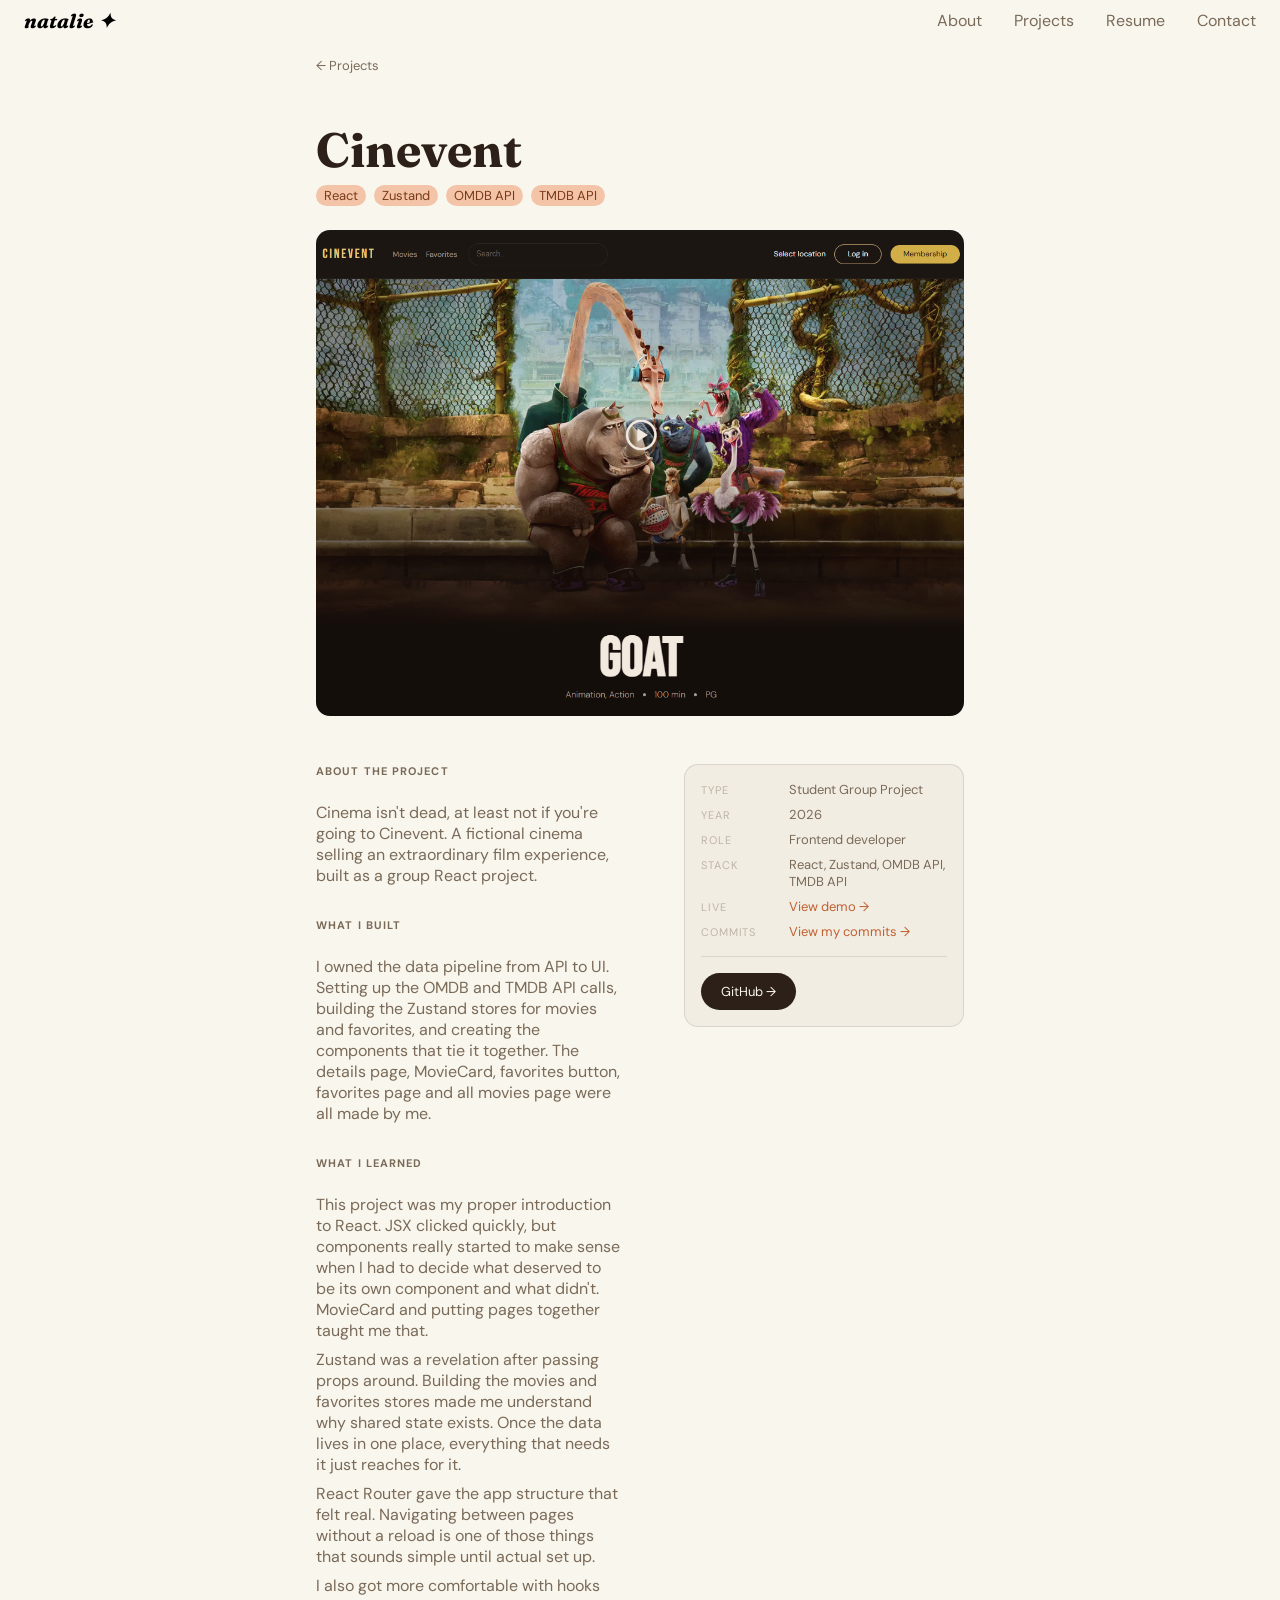
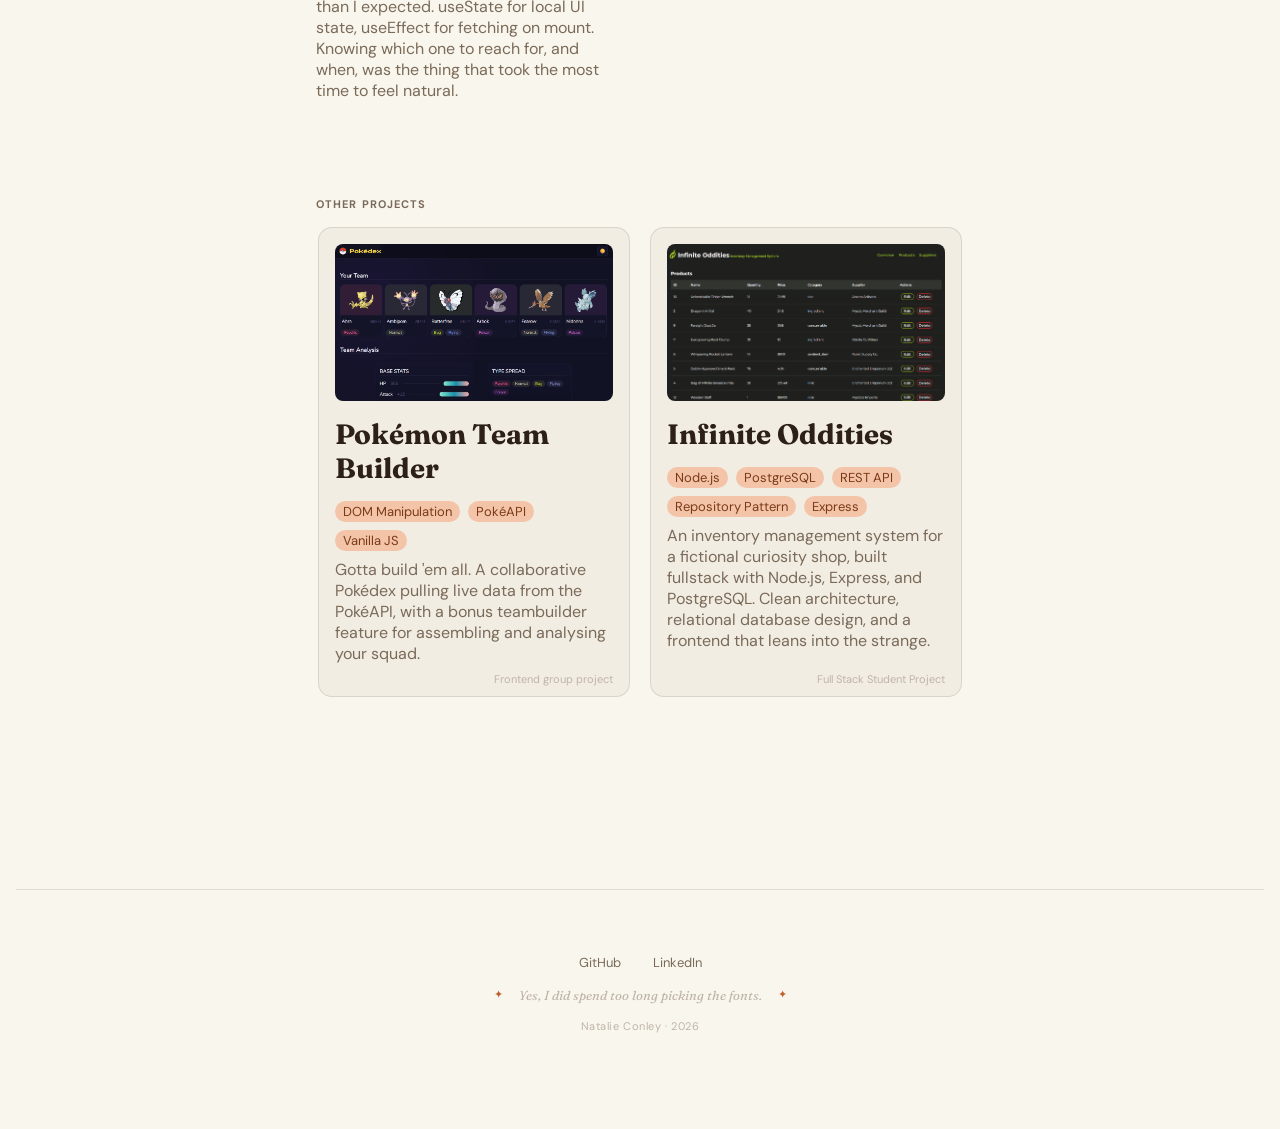
<file: projects/cinevent.html>
<!DOCTYPE html>
<html lang="en">

<head>
    <meta charset="UTF-8">
    <meta name="viewport" content="width=device-width, initial-scale=1.0">
    <meta name="description" content="Project case study by Natalie Conley">
    <meta name="author" content="Natalie Conley">
    <link rel="preconnect" href="https://fonts.googleapis.com">
    <link rel="preconnect" href="https://fonts.gstatic.com" crossorigin>
    <link
        href="https://fonts.googleapis.com/css2?family=Fraunces:ital,opsz,wght@0,9..144,700;1,9..144,300;1,9..144,400&family=DM+Sans:wght@400;500&display=swap"
        rel="stylesheet">
    <link href="https://fonts.googleapis.com/icon?family=Material+Icons" rel="stylesheet">
    <link rel="stylesheet" href="../css/variables.css">
    <link rel="stylesheet" href="../css/style.css">
    <link rel="stylesheet" href="../css/project.css">
    <title>Cinevent — Natalie Conley</title>
</head>

<body>
    <header>
        <h1 id="logo"><a href="../index.html">natalie ✦</a></h1>
        <nav class="nav">
            <ul class="nav-list">
                <li><a href="../index.html#about">About</a></li>
                <li><a href="../index.html#projects">Projects</a></li>
                <li><a href="../index.html#cv">Resume</a></li>
                <li><a href="../index.html#contact">Contact</a></li>
            </ul>
        </nav>
        <button class="menu-toggle" aria-label="Toggle menu" aria-expanded="false">
            <span class="material-icons">menu</span>
        </button>
    </header>

    <main class="project-page">

        <a href="../index.html#projects" class="back-link">← Projects</a>

        <section class="project-hero">      
            <h2>Cinevent</h2>
            <div class="pills">
                <span class="pill peach">React</span>
                <span class="pill peach">Zustand</span>
                <span class="pill peach">OMDB API</span>
                <span class="pill peach">TMDB API</span>
            </div>
            <div class="project-hero-image">
                <img src="../img/projects/cinevent1.png" alt="Screenshot of Cinevent">
            </div>
        </section>

        <div class="project-content">
            <article class="project-body">
                <section class="content-section">
                    <h3 class="section-label">About the project</h3>
                    <p>Cinema isn't dead, at least not if you're going to Cinevent. A fictional cinema selling an
                        extraordinary film experience, built as a group React project.</p>
                </section>

                <section class="content-section">
                    <h3 class="section-label">What I built</h3>
                    <p>I owned the data pipeline from API to UI. Setting up the OMDB and TMDB API calls, building the
                        Zustand stores for movies and favorites, and creating the components that tie it together. The
                        details page, MovieCard, favorites button, favorites page and all movies page were all made by
                        me.</p>
                </section>

                <section class="content-section">
                    <h3 class="section-label">What I learned</h3>
                    <div class="paragraph-container">
                        <p>
                            This project was my proper introduction to React. JSX clicked quickly, but components
                            really started to make sense when I had to decide what deserved to be its own component and
                            what
                            didn't. MovieCard and putting pages together taught me that.
                        </p>
                        <p>
                            Zustand was a revelation after passing props around. Building the movies and favorites
                            stores made me understand why shared state exists. Once the data lives in one place,
                            everything
                            that needs it just reaches for it.
                        </p>
                        <p>
                            React Router gave the app structure that felt real. Navigating between pages without a
                            reload is one of those things that sounds simple until actual set up.
                        </p>
                        <p>
                            I also got more comfortable with hooks than I expected. useState for local UI state,
                            useEffect for fetching on mount. Knowing which one to reach for, and when, was the thing
                            that took the
                            most time to feel natural.
                        </p>
                    </div>
                </section>
            </article>

            <aside class="project-meta">
                <div class="meta-card">
                    <dl>
                        <div class="meta-item">
                            <dt>Type</dt>
                            <dd>Student Group Project</dd>
                        </div>
                        <div class="meta-item">
                            <dt>Year</dt>
                            <dd>2026</dd>
                        </div>
                        <div class="meta-item">
                            <dt>Role</dt>
                            <dd>Frontend developer</dd>
                        </div>
                        <div class="meta-item">
                            <dt>Stack</dt>
                            <dd>React, Zustand, OMDB API, TMDB API</dd>
                        </div>
                        <div class="meta-item">
                            <dt>Live</dt>
                            <dd><a href="https://movie-booking-zeta-flame.vercel.app/" target="_blank">View demo →</a>
                            </dd>
                        </div>
                        <div class="meta-item">
                            <dt>Commits</dt>
                            <dd><a href="https://github.com/BrigittaCifra/MovieBooking/commits?author=natconley"
                                    target="_blank">View my commits →</a></dd>
                        </div>
                    </dl>
                    <div class="meta-links">
                        <a href="https://github.com/natconley/MovieBooking" class="btn-primary" target="_blank">GitHub
                            →</a>
                    </div>
                </div>
            </aside>
        </div>

        <section class="other-projects">
            <h3 class="section-label">Other Projects</h3>
            <div class="projects-container">
                <div class="project" onclick="window.location.href='pokemon.html'">
                    <div class="img-container">
                        <img class="project-main-image" src="../img/projects/full-team.png"
                            alt="Pokédex Teambuilder with full team.">
                    </div>
                    <div class="project-info-container">
                        <h4>Pokémon Team Builder</h4>
                        <div class="pills">
                            <span class="pill peach">DOM Manipulation</span>
                            <span class="pill peach">PokéAPI</span>
                            <span class="pill peach">Vanilla JS</span>
                        </div>
                        <p>Gotta build 'em all. A collaborative Pokédex pulling live data from the PokéAPI, with a bonus
                            teambuilder feature for assembling and analysing your squad.</p>
                        <span class="overhead">Frontend group project</span>
                    </div>
                </div>
                <div class="project" onclick="window.location.href='infinite-oddities.html'">
                    <div class="img-container">
                        <img class="project-main-image" src="../img/projects/IO-products.png">
                    </div>
                    <div class="project-info-container">
                        <h4>Infinite Oddities</h4>
                        <div class="pills">
                            <span class="pill peach">Node.js</span>
                            <span class="pill peach">PostgreSQL</span>
                            <span class="pill peach">REST API</span>
                            <span class="pill peach">Repository Pattern</span>
                            <span class="pill peach">Express</span>
                        </div>
                        <p> An inventory management system for a fictional curiosity shop, built fullstack with Node.js,
                            Express, and PostgreSQL. Clean architecture, relational database design, and a frontend that
                            leans
                            into the strange.</p>
                        <span class="overhead mobileHidden">Full Stack Student Project</span>
                    </div>
                </div>
            </div>
        </section>
    </main>

    <footer>
        <div class="footer-links">
            <a href="https://github.com/natconley" target="_blank">GitHub</a>
            <a href="https://www.linkedin.com/in/natalie-conley-9254a029b/" target="_blank">LinkedIn</a>
        </div>
        <div class="quirky-container">
            <span class="footer-star">✦</span>
            <p class="footer-quirky">Yes, I did spend too long picking the fonts.</p>
            <span class="footer-star">✦</span>
        </div>
        <p class="footer-credit">Natalie Conley · 2026</p>
        </div>
    </footer>

    <script src="../main.js"></script>

</body>

</html>
</file>
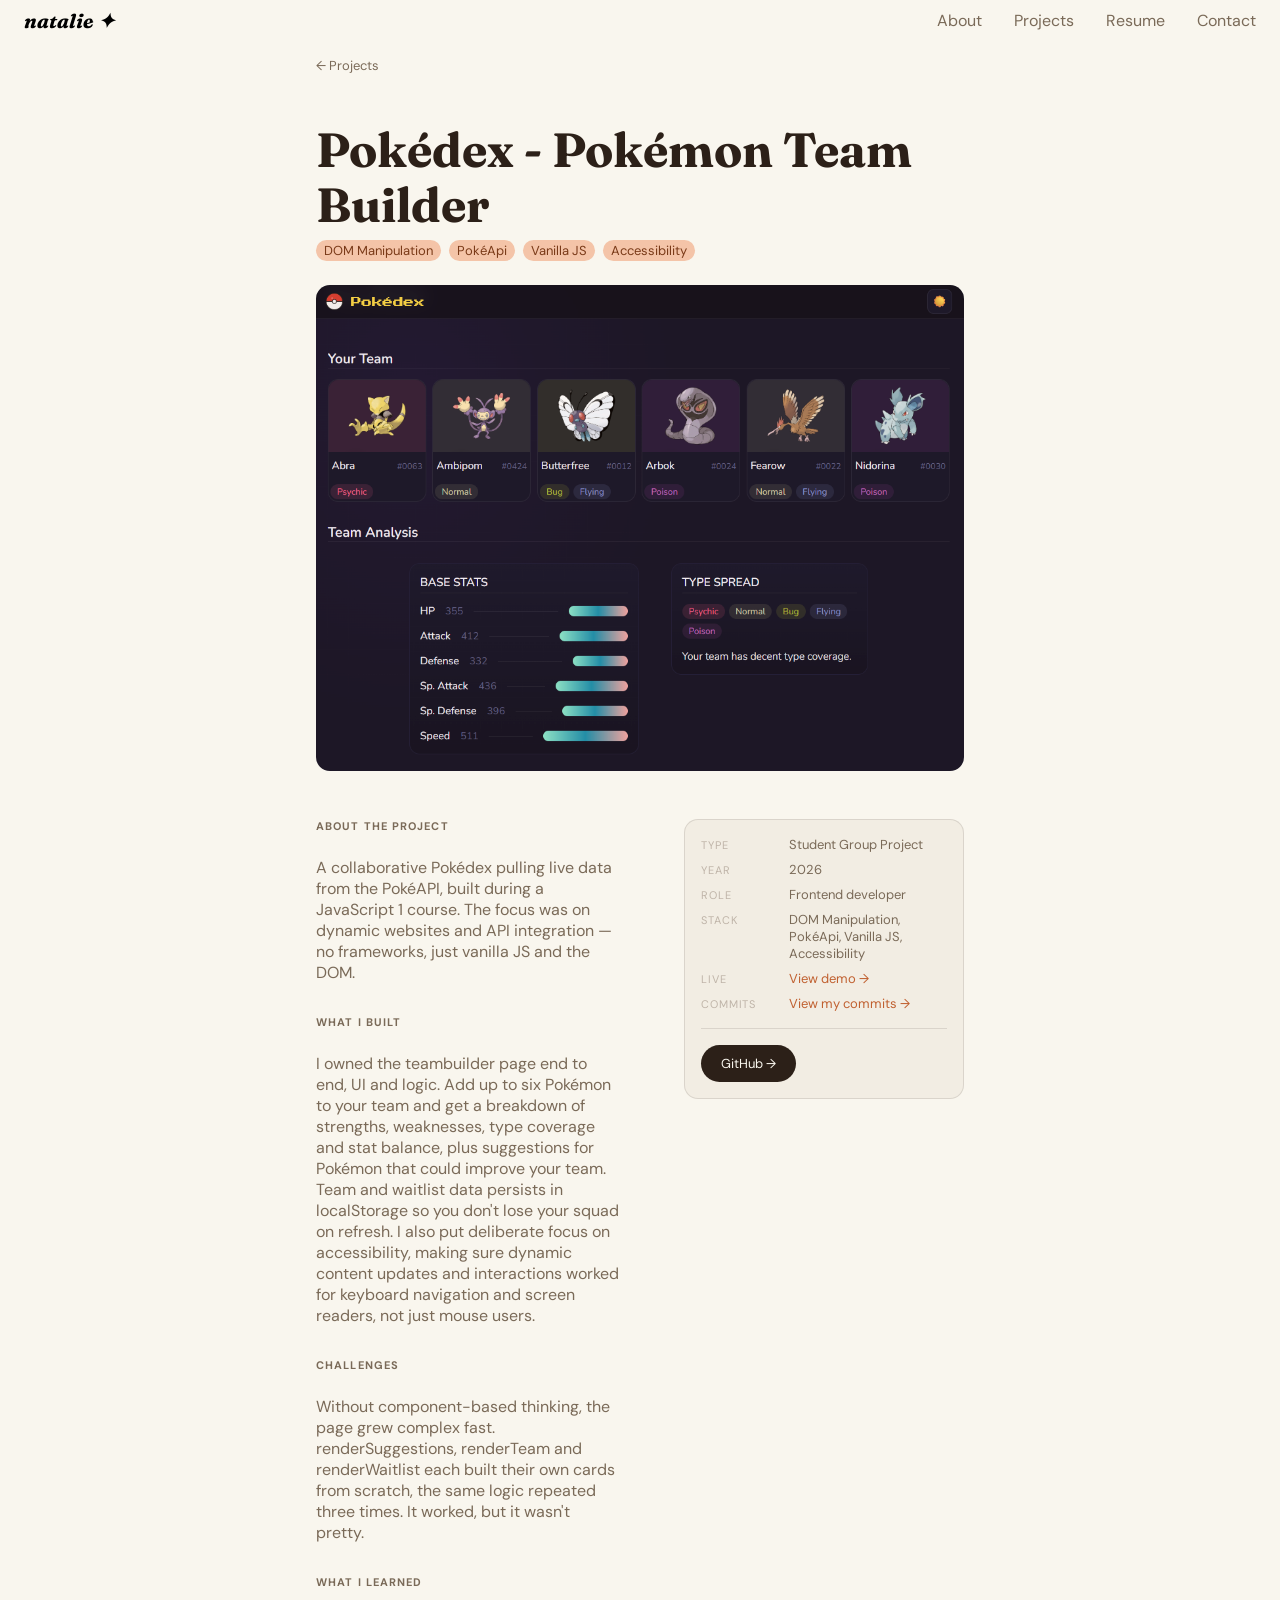
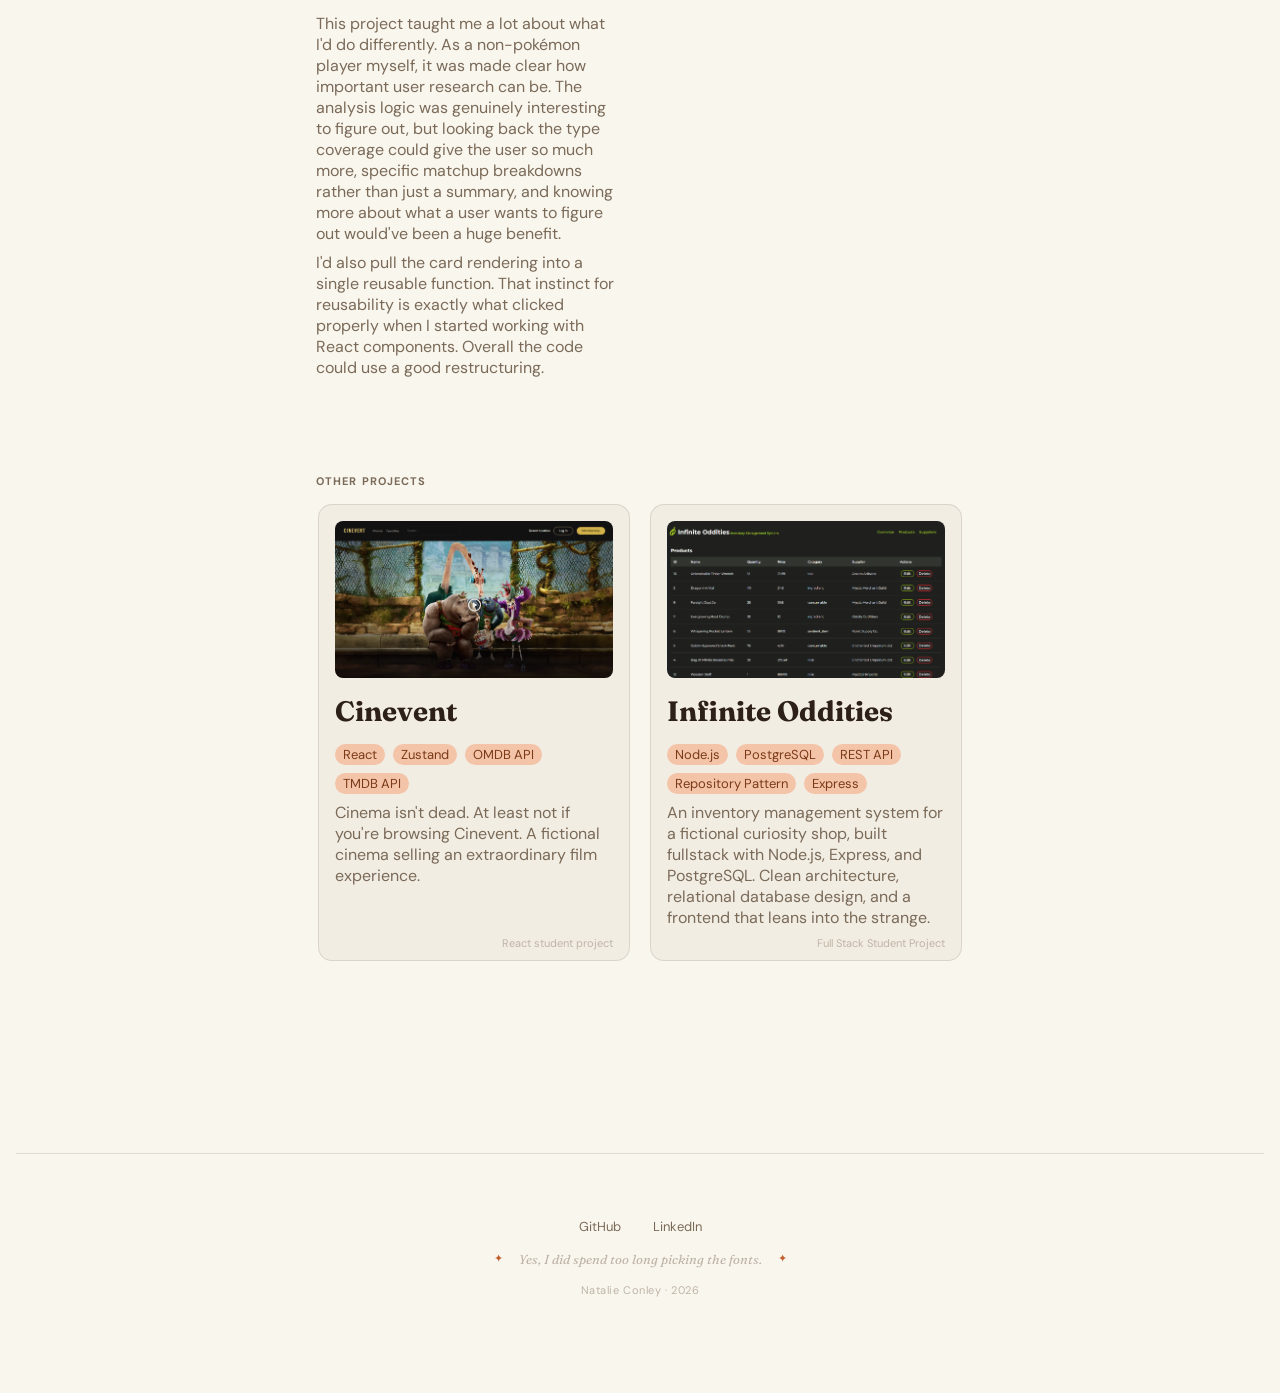
<file: projects/pokemon.html>
<!DOCTYPE html>
<html lang="en">

<head>
    <meta charset="UTF-8">
    <meta name="viewport" content="width=device-width, initial-scale=1.0">
    <meta name="description" content="Project case study by Natalie Conley">
    <meta name="author" content="Natalie Conley">
    <link rel="preconnect" href="https://fonts.googleapis.com">
    <link rel="preconnect" href="https://fonts.gstatic.com" crossorigin>
    <link
        href="https://fonts.googleapis.com/css2?family=Fraunces:ital,opsz,wght@0,9..144,700;1,9..144,300;1,9..144,400&family=DM+Sans:wght@400;500&display=swap"
        rel="stylesheet">
    <link href="https://fonts.googleapis.com/icon?family=Material+Icons" rel="stylesheet">
    <link rel="stylesheet" href="../css/variables.css">
    <link rel="stylesheet" href="../css/style.css">
    <link rel="stylesheet" href="../css/project.css">
    <title>Pokémon Teambuilder — Natalie Conley</title>
</head>

<body>
    <header>
        <h1 id="logo"><a href="../index.html">natalie ✦</a></h1>
        <nav class="nav">
            <ul class="nav-list">
                <li><a href="../index.html#about">About</a></li>
                <li><a href="../index.html#projects">Projects</a></li>
                <li><a href="../index.html#cv">Resume</a></li>
                <li><a href="../index.html#contact">Contact</a></li>
            </ul>
        </nav>
        <button class="menu-toggle" aria-label="Toggle menu" aria-expanded="false">
            <span class="material-icons">menu</span>
        </button>
    </header>

    <main class="project-page">

        <a href="../index.html#projects" class="back-link">← Projects</a>

        <section class="project-hero">
            <h2>Pokédex - Pokémon Team Builder</h2>
            <div class="pills">
                <span class="pill peach">DOM Manipulation</span>
                <span class="pill peach">PokéApi</span>
                <span class="pill peach">Vanilla JS</span>
                <span class="pill peach">Accessibility</span>
            </div>
            <div class="project-hero-image">
                <img src="../img/projects/full-team.png" alt="Screenshot of Pokémon Team Builder">
            </div>
        </section>

        <div class="project-content">
            <article class="project-body">
                <section class="content-section">
                    <h3 class="section-label">About the project</h3>
                    <p>A collaborative Pokédex pulling live data from the PokéAPI, built during a JavaScript 1 course.
                        The focus was on dynamic websites and API integration — no frameworks, just vanilla JS and the
                        DOM.</p>
                </section>

                <section class="content-section">
                    <h3 class="section-label">What I built</h3>
                    <p>I owned the teambuilder page end to end, UI and logic. Add up to six Pokémon to your team and get
                        a breakdown of strengths, weaknesses, type coverage and stat balance, plus suggestions for
                        Pokémon that could improve your team. Team and waitlist data persists in localStorage so you
                        don't lose your squad on refresh. I also put deliberate focus on accessibility, making sure
                        dynamic content updates and interactions worked for keyboard navigation and screen readers, not
                        just mouse users.</p>
                </section>

                <section class="content-section">
                    <h3 class="section-label">Challenges</h3>
                    <p>
                        Without component-based thinking, the page grew complex fast. renderSuggestions, renderTeam and
                        renderWaitlist each built their own cards from scratch, the same logic repeated three times. It
                        worked, but it wasn't pretty.
                    </p>
                </section>

                <section class="content-section">
                    <h3 class="section-label">What I learned</h3>
                    <p>
                        This project taught me a lot about what I'd do differently. As a non-pokémon player myself, it
                        was made clear how important user research can be. The analysis logic was genuinely interesting
                        to figure out, but looking back the type coverage could give the user so much more, specific
                        matchup breakdowns rather than just a summary, and knowing more about what a user wants to
                        figure out would've been a huge benefit.
                    </p>
                    <p>
                        I'd also pull the card rendering into a single reusable function. That instinct for reusability
                        is exactly what clicked properly when I started working with React components. Overall the code
                        could use a good restructuring.
                    </p>
                </section>
            </article>

            <aside class="project-meta">
                <div class="meta-card">
                    <dl>
                        <div class="meta-item">
                            <dt>Type</dt>
                            <dd>Student Group Project</dd>
                        </div>
                        <div class="meta-item">
                            <dt>Year</dt>
                            <dd>2026</dd>
                        </div>
                        <div class="meta-item">
                            <dt>Role</dt>
                            <dd>Frontend developer</dd>
                        </div>
                        <div class="meta-item">
                            <dt>Stack</dt>
                            <dd>DOM Manipulation, PokéApi, Vanilla JS, Accessibility</dd>
                        </div>
                        <div class="meta-item">
                            <dt>Live</dt>
                            <dd><a href="https://natconley.github.io/pokemon" target="_blank">View demo →</a>
                            </dd>
                        </div>
                        <div class="meta-item">
                            <dt>Commits</dt>
                            <dd><a href="https://github.com/Marshall-marhsmallow/pokedex/commits?author=natconley"
                                    target="_blank">View my commits →</a></dd>
                        </div>
                    </dl>
                    <div class="meta-links">
                        <a href="https://github.com/natconley/pokemon" class="btn-primary" target="_blank">GitHub
                            →</a>
                    </div>
                </div>
            </aside>
        </div>

        <section class="other-projects">
            <h3 class="section-label">Other Projects</h3>
            <div class="projects-container">
                <div class="project" onclick="window.location.href='cinevent.html'">
                    <div class="img-container">
                        <img class="project-main-image" src="../img/projects/cinevent1.png">
                    </div>
                    <div class="project-info-container">
                        <h4>Cinevent</h4>
                        <div class="pills">
                            <span class="pill peach">React</span>
                            <span class="pill peach">Zustand</span>
                            <span class="pill peach">OMDB API</span>
                            <span class="pill peach">TMDB API</span>
                        </div>
                        <p> Cinema isn't dead. At least not if you're browsing Cinevent. A fictional cinema selling an
                            extraordinary film experience.</p>
                        <span class="overhead">React student project</span>
                    </div>
                </div>
                <div class="project" onclick="window.location.href='infinite-oddities.html'">
                    <div class="img-container">
                        <img class="project-main-image" src="../img/projects/IO-products.png">
                    </div>
                    <div class="project-info-container">
                        <h4>Infinite Oddities</h4>
                        <div class="pills">
                            <span class="pill peach">Node.js</span>
                            <span class="pill peach">PostgreSQL</span>
                            <span class="pill peach">REST API</span>
                            <span class="pill peach">Repository Pattern</span>
                            <span class="pill peach">Express</span>
                        </div>
                        <p> An inventory management system for a fictional curiosity shop, built fullstack with Node.js,
                            Express, and PostgreSQL. Clean architecture, relational database design, and a frontend that
                            leans
                            into the strange.</p>
                        <span class="overhead">Full Stack Student Project</span>
                    </div>
                </div>
            </div>
        </section>
    </main>

    <footer>
        <div class="footer-links">
            <a href="https://github.com/natconley" target="_blank">GitHub</a>
            <a href="https://www.linkedin.com/in/natalie-conley-9254a029b/" target="_blank">LinkedIn</a>
        </div>
        <div class="quirky-container">
            <span class="footer-star">✦</span>
            <p class="footer-quirky">Yes, I did spend too long picking the fonts.</p>
            <span class="footer-star">✦</span>
        </div>
        <p class="footer-credit">Natalie Conley · 2026</p>
        </div>
    </footer>

    <script src="../main.js"></script>

</body>

</html>
</file>
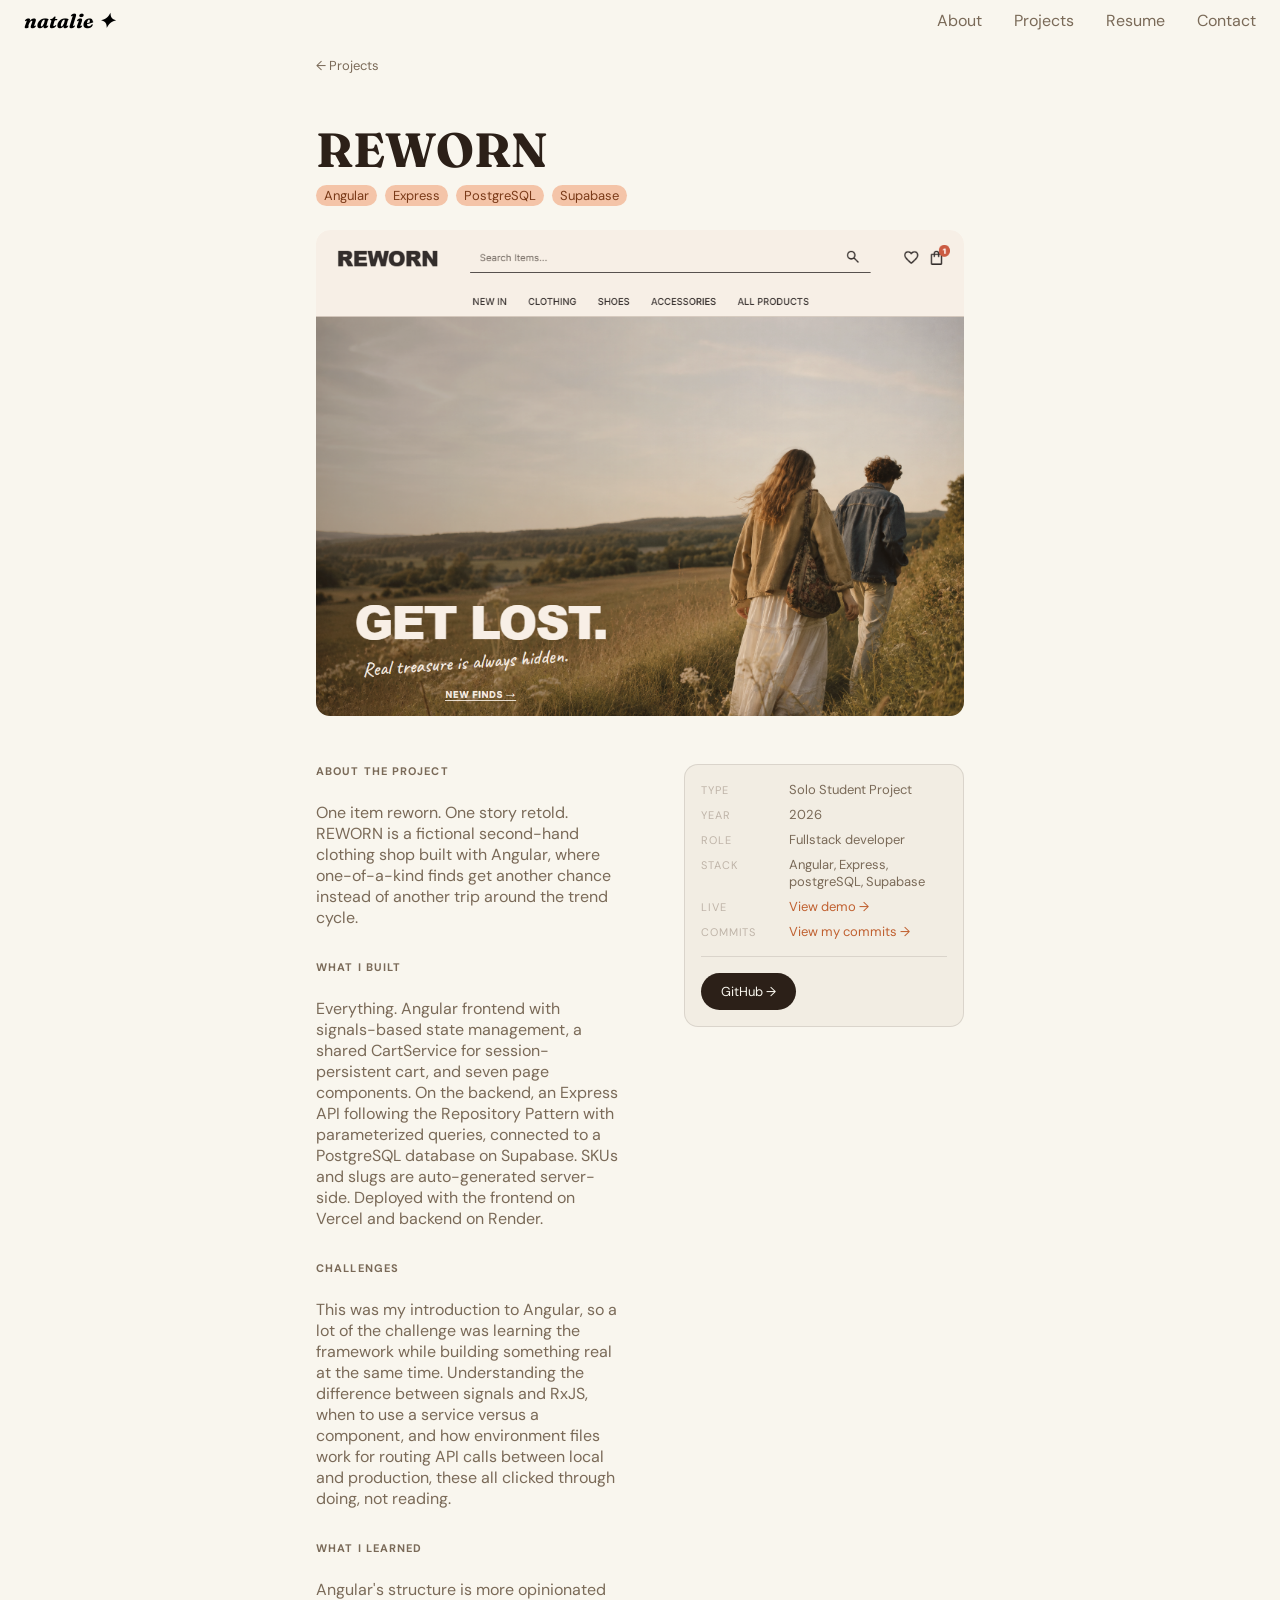
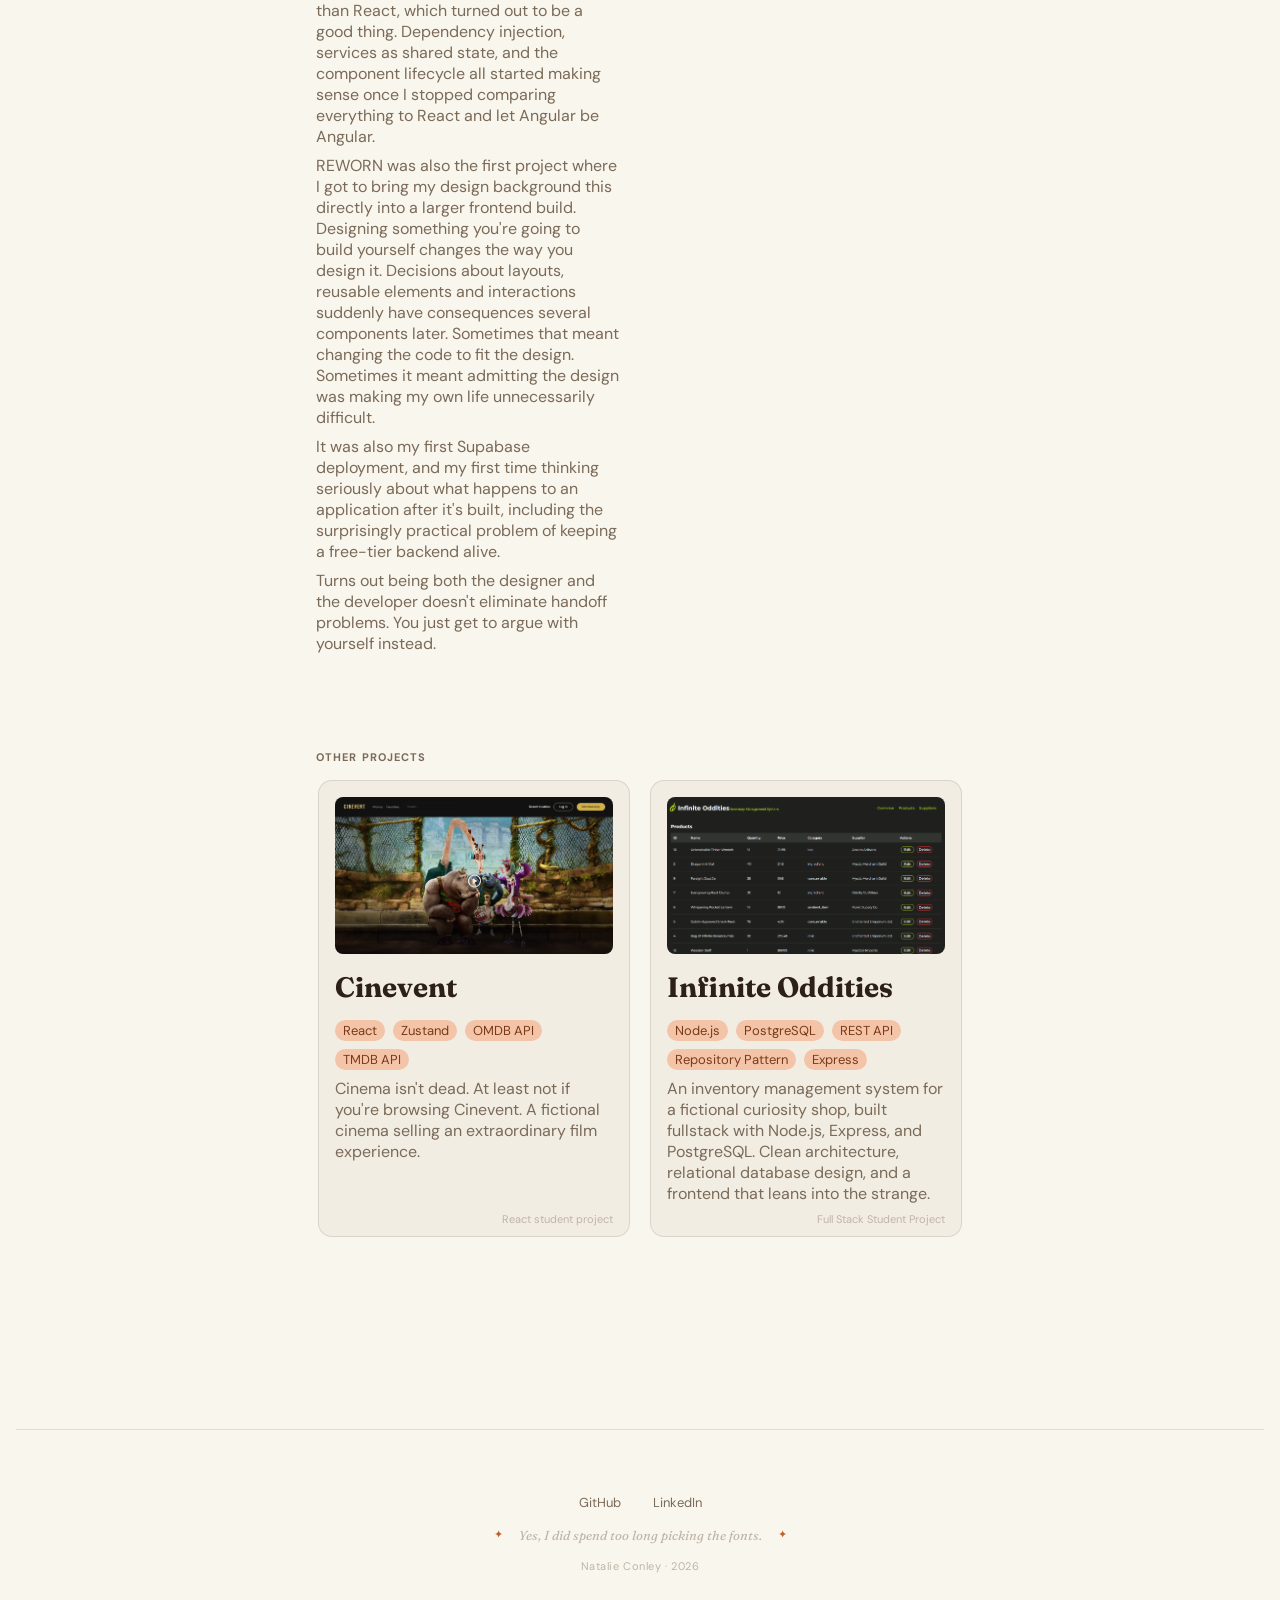
<file: projects/reworn.html>
<!DOCTYPE html>
<html lang="en">

<head>
    <meta charset="UTF-8">
    <meta name="viewport" content="width=device-width, initial-scale=1.0">
    <meta name="description" content="Project case study by Natalie Conley">
    <meta name="author" content="Natalie Conley">
    <link rel="preconnect" href="https://fonts.googleapis.com">
    <link rel="preconnect" href="https://fonts.gstatic.com" crossorigin>
    <link
        href="https://fonts.googleapis.com/css2?family=Fraunces:ital,opsz,wght@0,9..144,700;1,9..144,300;1,9..144,400&family=DM+Sans:wght@400;500&display=swap"
        rel="stylesheet">
    <link href="https://fonts.googleapis.com/icon?family=Material+Icons" rel="stylesheet">
    <link rel="stylesheet" href="../css/variables.css">
    <link rel="stylesheet" href="../css/style.css">
    <link rel="stylesheet" href="../css/project.css">
    <title>Reworn — Natalie Conley</title>
</head>

<body>
    <header>
        <h1 id="logo"><a href="../index.html">natalie ✦</a></h1>
        <nav class="nav">
            <ul class="nav-list">
                <li><a href="../index.html#about">About</a></li>
                <li><a href="../index.html#projects">Projects</a></li>
                <li><a href="../index.html#cv">Resume</a></li>
                <li><a href="../index.html#contact">Contact</a></li>
            </ul>
        </nav>
        <button class="menu-toggle" aria-label="Toggle menu" aria-expanded="false">
            <span class="material-icons">menu</span>
        </button>
    </header>

    <main class="project-page">

        <a href="../index.html#projects" class="back-link">← Projects</a>

        <section class="project-hero">      
            <h2>REWORN</h2>
            <div class="pills">
                <span class="pill peach">Angular</span>
                <span class="pill peach">Express</span>
                <span class="pill peach">PostgreSQL</span>
                <span class="pill peach">Supabase</span>
            </div>
            <div class="project-hero-image">
                <img src="../img/projects/reworn1.png" alt="Screenshot of Reworn">
            </div>
        </section>

        <div class="project-content">
            <article class="project-body">
                <section class="content-section">
                    <h3 class="section-label">About the project</h3>
                    <p>One item reworn. One story retold. REWORN is a fictional second-hand clothing shop built with Angular, where one-of-a-kind finds get another chance instead of another trip around the trend cycle.</p>
                </section>

                <section class="content-section">
                    <h3 class="section-label">What I built</h3>
                    <p>Everything. Angular frontend with signals-based state management, a shared CartService for session-persistent cart, and seven page components. On the backend, an Express API following the Repository Pattern with parameterized queries, connected to a PostgreSQL database on Supabase. SKUs and slugs are auto-generated server-side. Deployed with the frontend on Vercel and backend on Render.</p>
                </section>

                <section class="content-section">
                    <h3 class="section-label">Challenges</h3>
                    <p>
                        This was my introduction to Angular, so a lot of the challenge was learning the framework while building something real at the same time. Understanding the difference between signals and RxJS, when to use a service versus a component, and how environment files work for routing API calls between local and production, these all clicked through doing, not reading.
                    </p>
                </section>

                <section class="content-section">
                    <h3 class="section-label">What I learned</h3>
                    <div class="paragraph-container">
                        <p>
                          Angular's structure is more opinionated than React, which turned out to be a good thing. Dependency injection, services as shared state, and the component lifecycle all started making sense once I stopped comparing everything to React and let Angular be Angular.</p>
                            <p>
                        REWORN was also the first project where I got to bring my design background this directly into a larger frontend build. Designing something you're going to build yourself changes the way you design it. Decisions about layouts, reusable elements and interactions suddenly have consequences several components later. Sometimes that meant changing the code to fit the design. Sometimes it meant admitting the design was making my own life unnecessarily difficult.</p>
                        <p>        
                        It was also my first Supabase deployment, and my first time thinking seriously about what happens to an application after it's built, including the surprisingly practical problem of keeping a free-tier backend alive.</p>
                        <p>       
                        Turns out being both the designer and the developer doesn't eliminate handoff problems. You just get to argue with yourself instead.
                          </p>
                    </div>
                </section>
            </article>

            <aside class="project-meta">
                <div class="meta-card">
                    <dl>
                        <div class="meta-item">
                            <dt>Type</dt>
                            <dd>Solo Student Project</dd>
                        </div>
                        <div class="meta-item">
                            <dt>Year</dt>
                            <dd>2026</dd>
                        </div>
                        <div class="meta-item">
                            <dt>Role</dt>
                            <dd>Fullstack developer</dd>
                        </div>
                        <div class="meta-item">
                            <dt>Stack</dt>
                            <dd>Angular, Express, postgreSQL, Supabase</dd>
                        </div>
                        <div class="meta-item">
                            <dt>Live</dt>
                            <dd><a href="https://reworn-sigma.vercel.app/" target="_blank">View demo →</a>
                            </dd>
                        </div>
                        <div class="meta-item">
                            <dt>Commits</dt>
                            <dd><a href="https://github.com/natconley/reworn/commits/main/?author=natconley"
                                    target="_blank">View my commits →</a></dd>
                        </div>
                    </dl>
                    <div class="meta-links">
                        <a href="https://github.com/natconley/reworn/" class="btn-primary" target="_blank">GitHub
                            →</a>
                    </div>
                </div>
            </aside>
        </div>

        <section class="other-projects">
            <h3 class="section-label">Other Projects</h3>
            <div class="projects-container">
                <div class="project" onclick="window.location.href='cinevent.html'">
                    <div class="img-container">
                        <img class="project-main-image" src="../img/projects/cinevent1.png">
                    </div>
                    <div class="project-info-container">
                        <h4>Cinevent</h4>
                        <div class="pills">
                            <span class="pill peach">React</span>
                            <span class="pill peach">Zustand</span>
                            <span class="pill peach">OMDB API</span>
                            <span class="pill peach">TMDB API</span>
                        </div>
                        <p> Cinema isn't dead. At least not if you're browsing Cinevent. A fictional cinema selling an
                            extraordinary film experience.</p>
                        <span class="overhead">React student project</span>
                    </div>
                </div>
                <div class="project" onclick="window.location.href='infinite-oddities.html'">
                    <div class="img-container">
                        <img class="project-main-image" src="../img/projects/IO-products.png">
                    </div>
                    <div class="project-info-container">
                        <h4>Infinite Oddities</h4>
                        <div class="pills">
                            <span class="pill peach">Node.js</span>
                            <span class="pill peach">PostgreSQL</span>
                            <span class="pill peach">REST API</span>
                            <span class="pill peach">Repository Pattern</span>
                            <span class="pill peach">Express</span>
                        </div>
                        <p> An inventory management system for a fictional curiosity shop, built fullstack with Node.js,
                            Express, and PostgreSQL. Clean architecture, relational database design, and a frontend that
                            leans
                            into the strange.</p>
                        <span class="overhead mobileHidden">Full Stack Student Project</span>
                    </div>
                </div>
            </div>
        </section>
    </main>

    <footer>
        <div class="footer-links">
            <a href="https://github.com/natconley" target="_blank">GitHub</a>
            <a href="https://www.linkedin.com/in/natalie-conley-9254a029b/" target="_blank">LinkedIn</a>
        </div>
        <div class="quirky-container">
            <span class="footer-star">✦</span>
            <p class="footer-quirky">Yes, I did spend too long picking the fonts.</p>
            <span class="footer-star">✦</span>
        </div>
        <p class="footer-credit">Natalie Conley · 2026</p>
        </div>
    </footer>

    <script src="../main.js"></script>

</body>

</html>
</file>
<file: css/variables.css>
:root {
  /* Colors — Warm Air */
  --color-cream: #F9F6EE;
  --color-ink: #2C2018;
  --color-terracotta: #C06030;
  --color-peach: #F4C4A8;
  --color-peach-text: #7A3A18;
  --color-sage: #B8DDD0;
  --color-sage-text: #2A5248;
  --color-lemon: #EFE98C;
  --color-lemon-text: #5A5210;
  --color-muted: #7A6A58;
  --color-muted-light: #BFB4A8;

  /* Semantics */
  --bg: var(--color-cream);
  --bg-surface: #F2EDE3;
  --text-primary: var(--color-ink);
  --text-secondary: var(--color-muted);
  --text-tertiary: var(--color-muted-light);
  --accent: var(--color-terracotta);
  --border: rgba(44, 32, 24, 0.12);

  /* Typography */
  --font-display: 'Fraunces', serif;
  --font-body: 'DM Sans', sans-serif;

  --text-xs: 0.6875rem;   /* 11px */
  --text-sm: 0.8125rem;   /* 13px */
  --text-base: 1rem;      /* 16px */
  --text-lg: 1.25rem;     /* 20px */
  --text-xl: 1.75rem;     /* 28px */
  --text-hero: clamp(2rem, 5vw, 3rem);

  --leading-tight: 1.15;
  --leading-normal: 1.65;

  /* Spacing */
  --space-xs: 0.25rem;   /* 4px */
  --space-sm: 0.5rem;    /* 8px */
  --space-md: 1rem;      /* 16px */
  --space-lg: 2rem;      /* 32px */
  --space-xl: 4rem;      /* 64px */
  --space-2xl: 8rem;     /* 128px */

  /* Layout */
  --max-width: 1100px;
  --content-width: 680px;

  /* Border radius */
  --radius-sm: 8px;
  --radius-md: 14px;
  --radius-lg: 20px;
  --radius-pill: 999px;

  /* Transitions */
  --transition: 200ms ease;
  --transition-slow: 400ms ease;
}
</file>
<file: css/style.css>
* {
    box-sizing: border-box;
    margin: 0;
    padding: 0;
}

.italic {
  font-style: italic;
  font-family: var(--font-display);
  color: var(--accent);
}

body {
    width: 100%;
    background-color: var(--bg);
    font-family: var(--font-body);
    margin: 0 auto;
    padding:0 var(--space-md) var(--space-xl);
}

p {
    color: var(--text-secondary);
}

main {
    display: flex;
    flex-direction: column;
     max-width: var(--content-width);
     margin: 0 auto;
}

main > section {
    padding: var(--space-xl) 0;
}

.bold {
    font-weight: 500;
}

.btn-primary {
    background: var(--color-ink);
    color: var(--color-cream);
    text-decoration: none;
    border: none;
    border-radius: var(--radius-pill);
    padding: 0.625rem 1.25rem;
    font-family: var(--font-body);
    font-size: var(--text-sm);
    cursor: pointer;
    transition: background var(--transition);
    width: fit-content;
    height: fit-content;
    margin-top: var(--space-sm);
}

.btn-primary:hover {
    background: var(--color-terracotta);
}

.btn-secondary {
    background: transparent;
    color: var(--color-ink);
    border: 1px solid var(--color-ink);
    border-radius: var(--radius-pill);
    padding: 0.6rem 1.25rem;
    font-family: var(--font-body);
    font-size: var(--text-sm);
    cursor: pointer;
    transition: all var(--transition);
    width: fit-content;
    height: fit-content;
    text-decoration: none;
}

.btn-secondary:hover {
    background: var(--color-ink);
    color: var(--color-cream);
}


/* Navigation --------------------------------------------------------*/
header {
    display: flex;
    justify-content: space-between;
    align-items: center;
    padding: 0.5rem;
    position: relative;
}

.material-icons {
    color: var(--text-primary);
    padding-top: 3px;
}

.nav {
    display: none;
    position: absolute;
    top: 100%;
    right: 0;
    left: 0;
    width: 100%;
    background: var(--bg);
    padding: 1rem;
}

.nav.active {
    display: block;
}

.nav-list {
    display: flex;
    flex-direction: column;
    gap: 1rem;
    list-style: none;
}

.nav-list a {
    text-decoration: none;
    color: var(--text-secondary);
    font-size: 1rem;
    transition: color var(--transition);
}

.nav-list a:hover {
    color: var(--accent);
}

.menu-toggle {
    display: flex;
    align-items: center;
    font-size: 1.5rem;
    background: none;
    border: none;
    cursor: pointer;
}

#logo {
    font-family: var(--font-display);
    font-style: italic;
    font-size: var(--text-lg);
}



/*Hero-------------------------------------------------------------*/

    #hero {
  min-height: 70vh;
  display: flex;
  flex-direction: column;
  justify-content: center;
  padding: var(--space-xl) 0;
  width: 100%;
}

#hero a {
    align-self: flex-end;
}

h2 {
    font-size: var(--text-hero);
    text-align: center;
}

#hero p {
    text-align: center;
}


/*Sections---------------------------------------------------------*/

.section-label {
    font-family: var(--font-body);
    font-size: var(--text-xs);
    letter-spacing: 0.1em;
    text-transform: uppercase;
    color: var(--text-secondary);
    margin-bottom: var(--space-md);
}

/*About------------------------------------------------------------*/


.p-container {
    display: flex;
    flex-direction: column;
    gap: 0.6rem;
  text-align: center;
}

#about {
    display: flex;
    flex-direction: column;
    margin: 0 auto;
}

.divider-star {
    display: block;
  text-align: center;
  color: var(--accent);
  margin: var(--space-md) 0;
  font-size: var(--text-sm);
}



/*Projects---------------------------------------------------------*/
.img-container {
    width: 100%;
    aspect-ratio: 16 / 9;
    border-radius: 8px;
    overflow: hidden;
}

.project-main-image {
    width: 100%;
    height: 100%;
    object-fit: cover;
    object-position: center top;
    display: block;
    filter: saturate(0.85) brightness(1.02);
}

.project {
    display: flex;
    flex-direction: column;
    gap: 5px;
    border-radius: var(--radius-md);
    border: 1px solid var(--border);
    padding: var(--space-md) var(--space-md) var(--space-lg);
    width: 100%;
    margin: 0 auto;
    background-color: var(--bg-surface);
    cursor: pointer;
    transition: transform var(--transition), box-shadow var(--transition);
    position: relative;
}

#project-container {
    display: grid;
    grid-template-columns: repeat(auto-fit, minmax(280px, 1fr));
    gap: var(--space-md);
    max-width: var(--max-width);
}

.project h4 {
  font-family: var(--font-display);
  font-size: var(--text-xl);
  font-weight: 700;
  color: var(--text-primary);
  margin: 0 0 var(--space-sm);
}

.project:hover h4 {
    font-style: italic;
}

.project-info-container {
    display: flex;
    flex-direction: column;
    gap: 0.5rem;
}

.pill {
    padding: 2px 8px;
    font-size: var(--text-sm);
    border-radius: var(--radius-pill);
}

.pills {
    display: flex;
    gap: 8px;
    flex-wrap: wrap;
}

.peach {
    background-color: var(--color-peach);
    color: var(--color-peach-text);
}

.overhead {
    color: var(--text-tertiary);
    font-size: var(--text-xs);
    position: absolute;
    bottom: 10px;
}

.project:hover {
    transform: translateY(-4px);
    box-shadow: 0 8px 24px rgba(44, 32, 24, 0.08);
}


/*Resume---------------------------------------------------------*/
h5 {
    font-size: 1.2rem;
}

.cv-grid {
    display: grid;
    gap: 1.25rem;
}

.cv-header {
    display: grid;  
}


.cv-header p {
    margin-top: 0.75rem;
    color: var(--text-secondary);
    line-height: 1.6;
}

.section-description {
  display: grid;
}

.section-description p {
    margin: 0;
}

.cv-section {
    padding: 1rem;
    border: 1px solid var(--border);
    border-radius: var(--radius-md);
    background-color: var(--bg-surface);
}

.cv-section h4 {
  font-family: var(--font-body);
  font-size: var(--text-base);
  font-weight: 500;
  color: var(--text-primary);
  margin: 0 0 var(--space-md);
  padding-bottom: var(--space-sm);
  border-bottom: 1px solid var(--border);
}

.cv-item h5, .skill-group h5 {
  font-family: var(--font-body);
  font-size: var(--text-base);
  font-weight: 500;
  color: var(--text-primary);
}

.cv-item h5 span {
  color: var(--accent);
  font-weight: 400;
}

.cv-item {
    margin-bottom: 1rem;
}

.grid-grouping {
    display: grid;
    gap: 1rem;
}

.cv-item .meta {
  font-size: var(--text-sm);
  color: var(--text-tertiary);
  margin-bottom: var(--space-sm);
}

.stack {
    display: flex;
    justify-content: space-between;
    gap: 0.5rem;
    width: 100%;
    max-width: 500px;
    padding: 1rem 0;
    align-self: center;
}


/*Contact---------------------------------------------------------*/
.message-form {
    display: flex;
    flex-direction: column;
    gap: 12px;
    max-width: 700px;
}

.message-form input {
    height: 26px;
    border-radius: 8px;
    border: 1px solid var(--border);
    padding: 0 0 0 5px;
}

#message-area {
    border-radius: 10px;
    border: 1px solid var(--border);
    padding: 5px;
}

#contactTop {
    display: flex;
    align-items: center;
}

.contact-info {
    display: flex;
    flex-direction: column;
    gap: var(--space-sm);
}

#contact {
    display: flex;
    flex-direction: column;
    gap: 0.5rem;
}

form input, form textarea {
    background-color: var(--bg-surface);
    font-family: var(--font-body);
    color: var(--text-secondary);  
}

/*Footer----------------------------------------------------------------*/
footer {
    display: flex;
    flex-direction: column;
    align-items: center;
    gap: var(--space-md);
    padding: var(--space-xl) 0 var(--space-lg);
    border-top: 1px solid var(--border);
    margin-top: var(--space-xl);
}

.footer-links {
    display: flex;
    gap: var(--space-lg);
}

.footer-links a {
    color: var(--text-secondary);
    text-decoration: none;
    font-size: var(--text-sm);
    transition: color var(--transition);
}

.footer-links a:hover {
    color: var(--accent);
}

.footer-quirky {
    font-family: var(--font-display);
    font-style: italic;
    font-size: var(--text-sm);
    color: var(--text-tertiary);
}

.footer-credit {
    font-size: var(--text-xs);
    color: var(--text-tertiary);
    letter-spacing: 0.05em;
}

.footer-star {
    color: var(--accent);
    font-size: var(--text-xs);
}

.quirky-container {
    display: flex;
   gap: var(--space-md);
}

/*Media Queries--------------------------------------------------------*/
@media (min-width: 400px) {
    i {
        font-size: 42px;
    }
}

@media (min-width: 500px) {
    .contact-info {
        flex-direction: row;
        align-items: center;
        justify-content: space-between;
    }
}

@media (min-width: 630px) {
    .overhead {
        right: 1rem;
    }
}

@media (min-width: 728px) {

    /*Navigation --------------------------------------------------*/
    .menu-toggle {
        display: none;
    }

    .nav {
        display: block;
        position: static;
        width: auto;
        background: none;
        padding: 0;
    }

    .nav-list {
        flex-direction: row;
        gap: 2rem;
    }

    /* formulär */
    .message-form {
        display: grid;
        grid-template-columns: 1fr 1fr;
    }

    #email-input,
    #message-area,
    .message-form button {
        grid-column: 1 / -1;
    }


    /*Projects---------------------------------------------------------*/
/*
.project h4 {
    font-family: var(--font-display);
  font-size: var(--text-xl);
  font-weight: 700;
  color: var(--text-primary);
  margin: 0 0 var(--space-sm);
  min-height: 2lh;
}*/
    .desktopHidden {
        display: none;
    }

    .mobileHidden {
        display: block;
    }

    /*resume---------------------------------------------------------*/

    .cv-grid {
        grid-template-columns: 1fr 1fr;
        gap: 1.5rem;
    }

    .section-description {
     grid-template-columns: 4fr 1fr;
  width: 100%;
    gap: var(--space-md);
}
}

@media (min-width: 1024px) {
    #cv {
        padding: 7rem 0;
    }

    .cv-section {
        padding: 2rem;
    }
}
</file>
<file: css/project.css>
h1 a {
    color: var(--color-primary);
    text-decoration: none;
}

.project-page {
    display: flex;
    flex-direction: column;
    gap: var(--space-lg);
    max-width: var(--content-width);
    margin: 0 auto;
    padding: var(--space-md) var(--space-md) var(--space-xl);
}

.back-link {
    color: var(--text-secondary);
    text-decoration: none;
    font-size: var(--text-sm);
    transition: color var(--transition);
}

.back-link:hover {
    color: var(--accent);
}

.project-hero {
    display: flex;
    flex-direction: column;
    gap: var(--space-sm);
    padding: var(--space-md) 0;
}

.project-hero h2 {
    font-family: var(--font-display);
    font-size: var(--text-hero);
    font-weight: 700;
    color: var(--text-primary);
    text-align: left;
    line-height: var(--leading-tight);
}

.project-hero-image {
    width: 100%;
    aspect-ratio: 4 / 3;
    border-radius: var(--radius-md);
    overflow: hidden;
    margin-top: var(--space-md);
    position: relative;
}

.project-hero-image::after {
    content:'';
    position: absolute;
    inset: 0;
    background: rgba(192, 96, 48, 0.06);
    border-radius: var(--radius-md);
    pointer-events: none;
}

.project-hero-image img {
    width: 100%;
    height: 100%;
    object-fit: cover;
    object-position: center top;
    display: block;
    filter: saturate(0.85) brightness(1.02);
}

.project-content {
    display: flex;
    flex-direction: column;
    gap: var(--space-lg);
}

.project-body {
    display: flex;
    flex-direction: column;
    gap: var(--space-lg);
}

.project-body {
    display: flex;
    flex-direction: column;
    gap: var(--space-lg);
}

.content-section {
    display: flex;
    flex-direction: column;
    gap: var(--space-sm);
}

.meta-card {
    background: var(--bg-surface);
    border: 1px solid var(--border);
    border-radius: var(--radius-md);
    padding: var(--space-md);
    display: flex;
    flex-direction: column;
    gap: var(--space-md);
}

dl {
    display: flex;
    flex-direction: column;
    gap: var(--space-sm);
}

.meta-item {
    display: grid;
    grid-template-columns: 80px 1fr;
    gap: var(--space-sm);
    font-size: var(--text-sm);
}

.meta-item dt {
    color: var(--text-tertiary);
    font-size: var(--text-xs);
    text-transform: uppercase;
    letter-spacing: 0.08em;
    padding-top: 2px;
}

.meta-item dd {
    color: var(--text-secondary);
}

.meta-links {
    padding-top: var(--space-sm);
    border-top: 1px solid var(--border);
    display: flex;
    gap: var(--space-sm);
}

.meta-item a {
    color: var(--accent);
    text-decoration: none;
    font-size: var(--text-sm);
    transition: opacity var(--transition);
}

.meta-item a:hover {
    opacity: 0.7;
}

.paragraph-container {
    display: flex;
    flex-direction: column;
    gap: var(--space-sm);
}

.project {
    display: flex;
    flex-direction: column;
    gap: var(--space-md);
    max-width: 350px;
}

.projects-container {
display: flex;
flex-direction: column;
    flex-wrap: wrap;
    gap: var(--space-md);
    max-width: var(--max-width);
}

/*Gallery*/
.gallery-grid {
    display: grid;
    grid-template-columns: 1fr 1fr;
    gap: var(--space-sm);
}

.gallery-img {
    width: 100%;
    aspect-ratio: 4 / 3;
    object-fit: cover;
    object-position: center top;
    border-radius: var(--radius-sm);
    cursor: pointer;
    filter: saturate(0.85) brightness(1.02);
    transition: opacity var(--transition);
}

.gallery-img:hover {
    opacity: 0.85;
}

.lightbox {
    display: none;
    position: fixed;
    inset: 0;
    background: rgba(44, 32, 24, 0.9);
    z-index: 100;
    justify-content: center;
    align-items: center;
    padding: var(--space-lg);
}

.lightbox.active {
    display: flex;
}

.lightbox-img {
    max-width: 100%;
    max-height: 90vh;
    border-radius: var(--radius-sm);
    object-fit: contain;
}

.lightbox-close {
    position: absolute;
    top: var(--space-md);
    right: var(--space-md);
    background: none;
    border: none;
    color: var(--color-cream);
    font-size: var(--text-lg);
    cursor: pointer;
    transition: opacity var(--transition);
}

.lightbox-close:hover {
    opacity: 0.7;
}

@media (min-width: 728px) {
    .project-content {
        display: grid;
        grid-template-columns: 1fr 280px;
        gap: var(--space-xl);
        align-items: start;
    }

    .project-meta {
        position: sticky;
        top: var(--space-lg);
    }

    .projects-container {
        flex-direction: row;
        
    }

    .project {
        width: 312px;
    }
}
</file>
